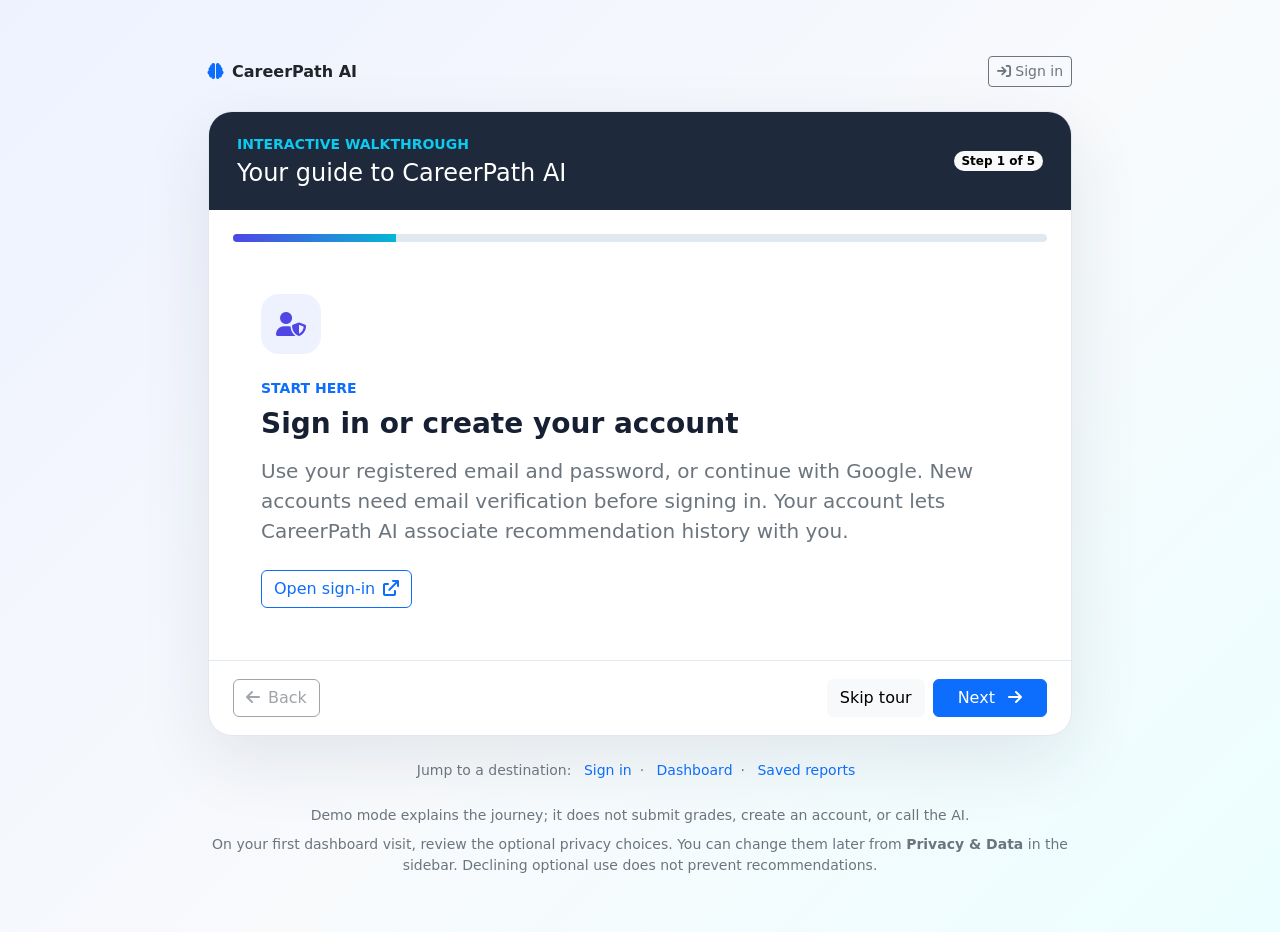
<file: guide.html>
<!doctype html>
<html lang="en">
<head>
  <meta charset="utf-8">
  <meta name="viewport" content="width=device-width, initial-scale=1">
  <meta name="theme-color" content="#1e293b">
  <title>CareerPath AI — Guided Demo</title>
  <link href="https://cdn.jsdelivr.net/npm/bootstrap@5.3.0/dist/css/bootstrap.min.css" rel="stylesheet">
  <link href="https://cdnjs.cloudflare.com/ajax/libs/font-awesome/6.0.0/css/all.min.css" rel="stylesheet">
  <style>
    :root { color-scheme: light; }
    body { min-height:100vh; background:linear-gradient(135deg,#eef2ff,#f8fafc 55%,#ecfeff); font-family:Inter,system-ui,sans-serif; color:#172033; }
    .demo-shell { max-width:900px; margin:0 auto; padding:clamp(20px,5vw,56px) 18px; }
    .demo-card { background:#fff; border:1px solid #e2e8f0; border-radius:24px; box-shadow:0 24px 70px #1e293b18; overflow:hidden; }
    .demo-top { background:#1e293b; color:#fff; padding:22px 28px; display:flex; align-items:center; justify-content:space-between; gap:12px; }
    .step-content { min-height:260px; padding:clamp(24px,6vw,52px); }
    .step-icon { width:60px;height:60px;border-radius:18px;display:grid;place-items:center;background:#eef2ff;color:#4f46e5;font-size:1.5rem; }
    .progress { height:8px; background:#e2e8f0; }
    .progress-bar { background:linear-gradient(90deg,#4f46e5,#06b6d4); }
    .demo-footer { border-top:1px solid #e2e8f0; padding:18px 24px; display:flex; justify-content:space-between; align-items:center; gap:12px; }
    .demo-links a { text-decoration:none; }
    @media(max-width:540px){.demo-footer{flex-wrap:wrap}.demo-top{align-items:flex-start;flex-direction:column}}
  </style>
</head>
<body>
  <main class="demo-shell">
    <div class="d-flex justify-content-between align-items-center mb-4 gap-3 flex-wrap">
      <a class="text-decoration-none fw-bold text-dark" href="index.html"><i class="fa-solid fa-brain text-primary me-2"></i>CareerPath AI</a>
      <a class="btn btn-outline-secondary btn-sm" href="login.html"><i class="fa-solid fa-arrow-right-to-bracket me-1"></i>Sign in</a>
    </div>
    <section class="demo-card" aria-label="Guided product demo">
      <header class="demo-top">
        <div><div class="text-info small fw-semibold text-uppercase">Interactive walkthrough</div><h1 class="h4 mb-0 mt-1">Your guide to CareerPath AI</h1></div>
        <span class="badge rounded-pill text-bg-light" id="stepCount">Step 1 of 5</span>
      </header>
      <div class="px-4 pt-4"><div class="progress" role="progressbar" aria-label="Walkthrough progress"><div class="progress-bar" id="progressBar" style="width:20%"></div></div></div>
      <div class="step-content" id="stepContent" aria-live="polite"></div>
      <footer class="demo-footer">
        <button class="btn btn-outline-secondary" id="backButton" type="button"><i class="fa-solid fa-arrow-left me-2"></i>Back</button>
        <div class="d-flex gap-2 ms-auto">
          <button class="btn btn-light" id="skipButton" type="button">Skip tour</button>
          <button class="btn btn-primary px-4" id="nextButton" type="button">Next <i class="fa-solid fa-arrow-right ms-2"></i></button>
        </div>
      </footer>
    </section>
    <div class="demo-links text-center mt-4 small text-secondary">
      <span>Jump to a destination:</span>
      <a class="mx-2" href="login.html">Sign in</a>·
      <a class="mx-2" href="index.html">Dashboard</a>·
      <a class="mx-2" href="reports.html">Saved reports</a>
    </div>
    <p class="small text-center text-secondary mt-4 mb-0">Demo mode explains the journey; it does not submit grades, create an account, or call the AI.</p>
    <p class="small text-center text-secondary mt-2 mb-0">On your first dashboard visit, review the optional privacy choices. You can change them later from <strong>Privacy &amp; Data</strong> in the sidebar. Declining optional use does not prevent recommendations.</p>
  </main>
<script>
  const steps = [
    { icon:'fa-user-shield', eyebrow:'Start here', title:'Sign in or create your account', body:'Use your registered email and password, or continue with Google. New accounts need email verification before signing in. Your account lets CareerPath AI associate recommendation history with you.', action:'Open sign-in', href:'login.html' },
    { icon:'fa-pen-to-square', eyebrow:'Build your profile', title:'Tell us what you enjoy', body:'On Profile Setup, describe a career or interests in your own words. Be specific—mention subjects, activities, or the kind of work you find meaningful.', action:'Go to dashboard', href:'index.html' },
    { icon:'fa-graduation-cap', eyebrow:'Add grades', title:'Choose seven subjects and grades', body:'Select exactly seven subjects and enter the grades you earned. The dashboard calculates aggregate points and mean grade. Review the profile summary before starting the analysis.', action:'Open profile setup', href:'index.html' },
    { icon:'fa-wand-magic-sparkles', eyebrow:'Get guidance', title:'Run your intelligence audit', body:'Start the audit to receive a suggested course and career direction, an action plan, and institution pathways. Recommendations are AI-generated guidance—confirm admission requirements and course availability with the institution or KUCCPS.', action:'Open dashboard', href:'index.html' },
    { icon:'fa-box-archive', eyebrow:'Keep exploring', title:'Review, save, and revisit reports', body:'Use the report area to review previous recommendations. Saved results can help you compare options; update your interests or grades and run a new analysis when your plans change.', action:'View saved reports', href:'reports.html' }
  ];
  let current = 0;
  const content = document.getElementById('stepContent');
  const back = document.getElementById('backButton');
  const next = document.getElementById('nextButton');
  function render() {
    const step = steps[current];
    document.getElementById('stepCount').textContent = `Step ${current + 1} of ${steps.length}`;
    document.getElementById('progressBar').style.width = `${((current + 1) / steps.length) * 100}%`;
    content.innerHTML = `<div class="step-icon mb-4"><i class="fa-solid ${step.icon}" aria-hidden="true"></i></div><div class="small text-primary text-uppercase fw-bold mb-2">${step.eyebrow}</div><h2 class="h3 fw-bold mb-3">${step.title}</h2><p class="text-secondary fs-5 mb-4">${step.body}</p><a class="btn btn-outline-primary" href="${step.href}">${step.action}<i class="fa-solid fa-arrow-up-right-from-square ms-2"></i></a>`;
    back.disabled = current === 0;
    next.innerHTML = current === steps.length - 1 ? 'Finish <i class="fa-solid fa-check ms-2"></i>' : 'Next <i class="fa-solid fa-arrow-right ms-2"></i>';
  }
  back.addEventListener('click', () => { if (current > 0) current--; render(); });
  next.addEventListener('click', () => { if (current < steps.length - 1) { current++; render(); } else { window.location.href = 'index.html'; } });
  document.getElementById('skipButton').addEventListener('click', () => { window.location.href = 'index.html'; });
  render();
</script>
</body>
</html>
</file>
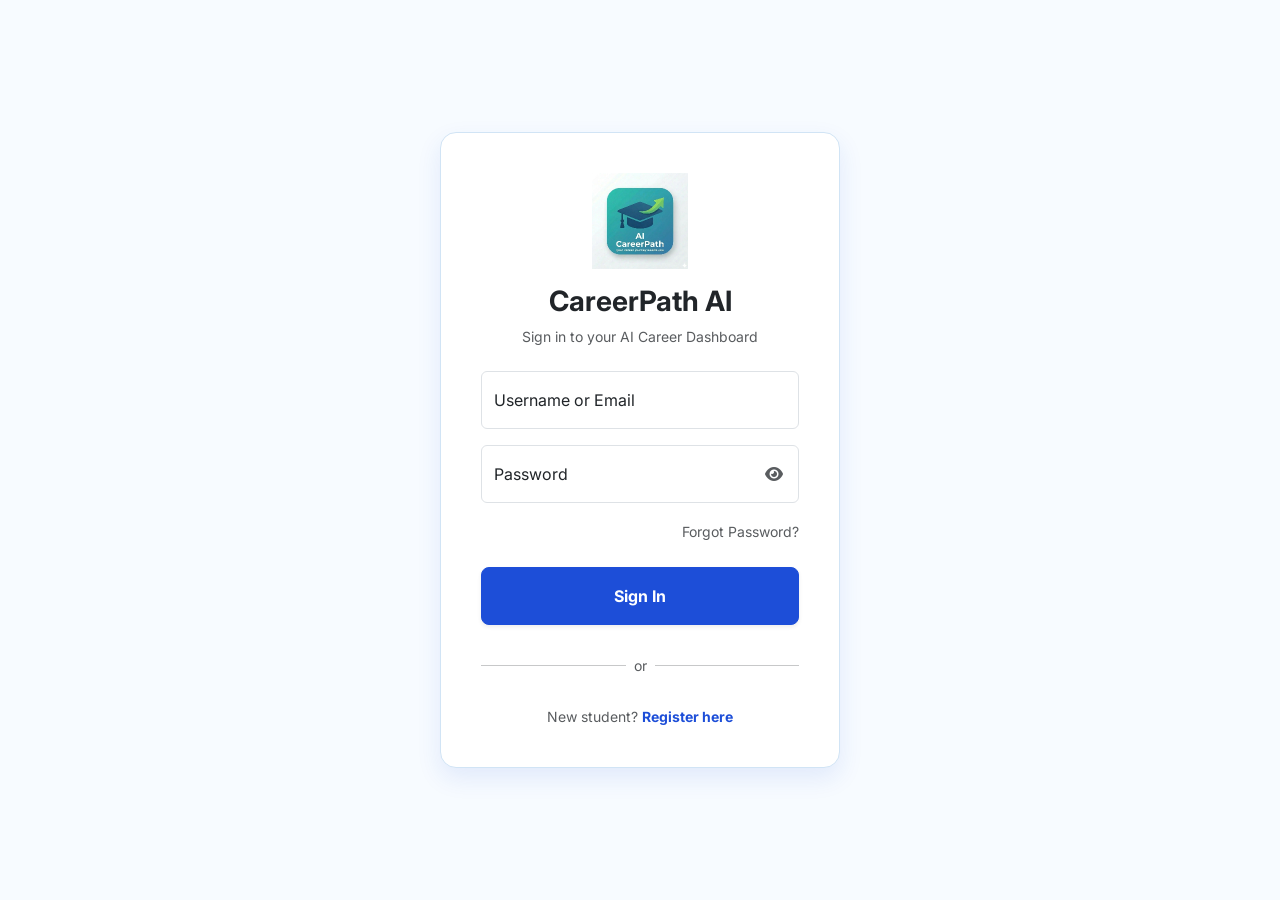
<file: login.html>
<!DOCTYPE html>
<html lang="en">
<head>
    <meta charset="UTF-8">
    <meta name="viewport" content="width=device-width, initial-scale=1.0">
    <title>Login | CareerPath AI</title>
    <link href="https://cdn.jsdelivr.net/npm/bootstrap@5.3.0/dist/css/bootstrap.min.css" rel="stylesheet">
    <link href="https://cdnjs.cloudflare.com/ajax/libs/font-awesome/6.0.0/css/all.min.css" rel="stylesheet">
    <link href="https://fonts.googleapis.com/css2?family=Inter:wght@300;400;600;700&display=swap" rel="stylesheet">
    
    <style>
        :root { --bs-primary: #1d4ed8; --bs-primary-rgb: 29, 78, 216; --career-green: #059669; }
        body { font-family: 'Inter', sans-serif; background: #f7fbff; display: flex; align-items: center; justify-content: center; height: 100vh; margin: 0; }
        .auth-card { background: white; border: 1px solid #d1e4f5; border-radius: 1rem; box-shadow: 0 10px 25px rgba(29,78,216,0.1); width: 100%; max-width: 400px; padding: 2.5rem; }
        .btn-primary { --bs-btn-bg: #1d4ed8; --bs-btn-border-color: #1d4ed8; --bs-btn-hover-bg: #047857; --bs-btn-hover-border-color: #047857; }
    </style>
    <link rel="manifest" href="manifest.json?v=20261107-7">
    <meta name="theme-color" content="#1d4ed8">
    <link rel="icon" type="image/png" sizes="192x192" href="icons/careerpath-logo.png?v=20261107-7">
    <link rel="apple-touch-icon" href="icons/careerpath-logo.png?v=20261107-7">
    <script src="https://accounts.google.com/gsi/client" async defer></script>
</head>
<body>

    <div class="auth-card text-center">
        <div id="authHeader" class="mb-4">
            <img src="icons/careerpath-logo.png?v=20261107-7" width="96" height="96" alt="CareerPath AI logo" class="d-block mx-auto mb-3">
            <h3 class="fw-bold text-dark" id="authTitle">CareerPath AI</h3>
            <p class="text-muted small" id="authSubtitle">Sign in to your AI Career Dashboard</p>
        </div>

        <div id="activeSessionNotice" class="alert alert-info small text-start" role="status" style="display: none;">
            <p id="activeSessionMessage" class="mb-2"></p>
            <button type="button" class="btn btn-sm btn-outline-primary" onclick="switchAccount()">Sign in with another account</button>
        </div>

        <form id="authForm" onsubmit="handleAuth(event)">
            <div class="form-floating mb-3 text-start">
                <input type="text" id="loginUsername" class="form-control" placeholder="Username or email" required>
                <label id="usernameLabel">Username or Email</label>
            </div>

            <div class="form-floating mb-3 text-start" id="emailDiv" style="display: none;">
                <input type="email" id="loginEmail" class="form-control" placeholder="name@example.com">
                <label>Email Address</label>
            </div>

            <div class="form-floating mb-3 text-start position-relative">
                <input type="password" id="loginPassword" class="form-control pe-5" placeholder="Password" required>
                <label>Password</label>
                <i class="fas fa-eye position-absolute top-50 end-0 translate-middle-y me-3 text-muted" id="eyeIcon1" style="cursor: pointer; z-index: 10;" onclick="togglePassword('loginPassword', 'eyeIcon1')"></i>
            </div>

            <div class="form-floating mb-3 text-start position-relative" id="confirmPasswordDiv" style="display: none;">
                <input type="password" id="loginConfirmPassword" class="form-control pe-5" placeholder="Confirm Password">
                <label>Confirm Password</label>
                <i class="fas fa-eye position-absolute top-50 end-0 translate-middle-y me-3 text-muted" id="eyeIcon2" style="cursor: pointer; z-index: 10;" onclick="togglePassword('loginConfirmPassword', 'eyeIcon2')"></i>
            </div>

            <div class="text-end mb-2" id="forgotPasswordDiv">
                <a href="#" class="text-muted small text-decoration-none" data-bs-toggle="modal" data-bs-target="#forgotPasswordModal">Forgot Password?</a>
            </div>

            <p id="loginMessage" class="text-danger small fw-bold mt-2"></p>

            <button type="submit" id="authBtn" class="btn btn-primary w-100 fw-bold py-3 mt-2 rounded-3 shadow-sm">
                Sign In
            </button>
        </form>

        <div class="text-center mt-3 mb-2">
            <div id="g_id_onload"
                 data-client_id= "108086559679-et4vvki3fehs0beefbv8bn9psonh5ubp.apps.googleusercontent.com"
                 data-context="signin"
                 data-ux_mode="popup"
                 data-callback="handleCredentialResponse"
                 data-auto_prompt="false">
            </div>
            <div class="g_id_signin d-flex justify-content-center"
                 data-type="standard"
                 data-shape="rectangular"
                 data-theme="outline"
                 data-text="signin_with"
                 data-size="large"
                 data-logo_alignment="left">
            </div>
        </div>

        <div class="d-flex align-items-center mb-3">
            <hr class="flex-grow-1">
            <span class="mx-2 text-muted small">or</span>
            <hr class="flex-grow-1">
        </div>
        <p id="authToggleContainer" class="mt-4 text-muted small text-center mb-0">
            <span id="authToggleText">New student?</span>
            <a href="#" class="text-primary fw-bold text-decoration-none" id="authToggleLink" onclick="toggleAuthMode(event)">Register here</a>
        </p>

        <div id="verification-section" style="display: none; text-align: center;">
            <div class="text-success mb-3"><i class="fas fa-envelope-open-text fa-3x"></i></div>
            <h4 class="fw-bold">Verify Your Account</h4>
            <p class="text-muted small mb-4">We just sent a 6-digit code to your email. Enter it below to activate your account.</p>
            
            <input type="text" id="verify-code" class="form-control mb-3" placeholder="------" maxlength="6" style="font-size: 24px; letter-spacing: 8px; text-align: center; font-weight: bold;">
            
            <button id="verifyBtn" onclick="verifyAccount()" class="btn btn-success w-100 fw-bold py-3 rounded-3 shadow-sm">
                Verify Account
            </button>
            
            <p id="verify-message" class="text-danger small fw-bold mt-3"></p>
            
            <p class="mt-3 text-muted small">
                Didn't receive the code? <br>
                <a href="#" onclick="resendCode(event)" id="resend-link" class="text-primary fw-bold text-decoration-none mt-1 d-inline-block">Resend Code</a>
            </p>
        </div>
    </div>

    <div class="modal fade" id="forgotPasswordModal" tabindex="-1">
        <div class="modal-dialog modal-dialog-centered">
            <div class="modal-content">
                <div class="modal-header border-0 pb-0">
                    <h5 class="modal-title fw-bold">Reset Password</h5>
                    <button type="button" class="btn-close" data-bs-dismiss="modal"></button>
                </div>
                <div class="modal-body">
                    <p class="text-muted small">Enter your registered email and we'll send you a temporary password.</p>
                    <input type="email" id="resetEmail" class="form-control mb-3" placeholder="name@example.com">
                    <button type="button" class="btn btn-primary w-100" id="resetBtn" onclick="handleReset()">Send Temporary Password</button>
                </div>
            </div>
        </div>
    </div>

    <script src="https://cdn.jsdelivr.net/npm/bootstrap@5.3.0/dist/js/bootstrap.bundle.min.js"></script>
    <script>
        const API_URL = "https://career-backend-1-g5zp.onrender.com"; 
        let isLoginMode = true;
        let pendingVerificationEmail = ""; 

        function getAccessToken() {
            let token = localStorage.getItem('career_access_token');
            if (!token) {
                token = sessionStorage.getItem('career_access_token');
                if (token) localStorage.setItem('career_access_token', token);
            }
            sessionStorage.removeItem('career_access_token');

            const email = localStorage.getItem('career_user_email') || sessionStorage.getItem('career_user_email');
            if (email) localStorage.setItem('career_user_email', email);
            sessionStorage.removeItem('career_user_email');
            return token;
        }

        function clearAccessToken() {
            localStorage.removeItem('career_access_token');
            localStorage.removeItem('career_user_email');
            sessionStorage.removeItem('career_access_token');
            sessionStorage.removeItem('career_user_email');
        }

        function storeAccessToken(data) {
            if (typeof data.access_token === "string" && data.access_token.trim()) {
                localStorage.setItem('career_access_token', data.access_token);
                localStorage.setItem('career_user_email', data.user?.email || data.email || "");
                sessionStorage.removeItem('career_access_token');
                sessionStorage.removeItem('career_user_email');
                return true;
            }
            clearAccessToken();
            return false;
        }

        function switchAccount() {
            clearAccessToken();
            localStorage.removeItem('user_name');
            localStorage.removeItem('user_email');
            document.getElementById('activeSessionNotice').style.display = 'none';
            const message = document.getElementById('loginMessage');
            message.className = "text-success small fw-bold mt-2";
            message.innerText = "Signed out. Sign in with another account.";
        }

        function showConnectingSpinner(messageElement) {
            if (!messageElement) return;
            messageElement.className = "text-primary small fw-bold mt-2";
            const spinner = document.createElement('span');
            spinner.className = "spinner-border spinner-border-sm align-middle";
            spinner.setAttribute('aria-hidden', "true");
            messageElement.setAttribute('role', "status");
            messageElement.setAttribute('aria-live', "polite");
            const label = document.createElement('span');
            label.className = "visually-hidden";
            label.textContent = "Loading...";
            messageElement.replaceChildren(spinner, label);
        }

        // ==========================================
        // ✨ MAGIC LINK / AUTO-VERIFY LOGIC ✨
        // ==========================================
        window.addEventListener('DOMContentLoaded', () => {
            const urlParams = new URLSearchParams(window.location.search);
            const magicCode = urlParams.get('code');
            const urlEmail = urlParams.get('email'); // Grabs email from URL if present

            // 1. CHECK FOR MAGIC LINK FIRST
            if (magicCode && urlEmail) {
                console.log("Magic Link detected for:", urlEmail);
                
                // Restore email to memory
                pendingVerificationEmail = urlEmail;
                localStorage.setItem('pendingVerificationEmail', urlEmail);

                // Hide Auth Forms, Show Verification
                document.getElementById('authHeader').style.display = 'none';
                document.getElementById('authForm').style.display = 'none';
                document.getElementById('authToggleContainer').style.display = 'none';
                document.getElementById('verification-section').style.display = 'block';

                // Auto-fill Code
                document.getElementById('verify-code').value = magicCode;
                
                // Trigger backend verify immediately
                verifyAccount();

                // Clean URL
                window.history.replaceState({}, document.title, window.location.pathname);
            } 
            // Keep the sign-in form available so another person can switch accounts on this device.
            else if (getAccessToken()) {
                const activeEmail = localStorage.getItem('user_email')
                    || localStorage.getItem('career_user_email')
                    || localStorage.getItem('user_name')
                    || "another account";
                document.getElementById('activeSessionMessage').textContent =
                    `This device is signed in as ${activeEmail}. Signing in below will switch the active account.`;
                document.getElementById('activeSessionNotice').style.display = 'block';
            } else {
                clearAccessToken();
                localStorage.removeItem('user_name');
                localStorage.removeItem('user_email');
            }
        });
        function toggleAuthMode(event) {
            if (event) event.preventDefault();
            isLoginMode = !isLoginMode;
            
            document.getElementById('authTitle').innerText = isLoginMode ? "CareerPath AI" : "Create Account";
            document.getElementById('authSubtitle').innerText = isLoginMode ? "Sign in to your AI Career Dashboard" : "Join the AI Career platform";
            
            document.getElementById('confirmPasswordDiv').style.display = isLoginMode ? "none" : "block";
            document.getElementById('emailDiv').style.display = isLoginMode ? "none" : "block";
            document.getElementById('forgotPasswordDiv').style.display = isLoginMode ? "block" : "none";
            
            document.getElementById('loginConfirmPassword').required = !isLoginMode;
            document.getElementById('loginEmail').required = !isLoginMode;
            document.getElementById('usernameLabel').innerText = isLoginMode ? "Username or Email" : "Username (First Name)";
            document.getElementById('loginUsername').placeholder = isLoginMode ? "Username or email" : "Username";
            
            document.getElementById('authBtn').innerText = isLoginMode ? "Sign In" : "Register";
            document.getElementById('authToggleText').innerText = isLoginMode ? "New student?" : "Already have an account?";
            document.getElementById('authToggleLink').innerText = isLoginMode ? "Register here" : "Sign In here";
            document.getElementById('loginMessage').innerText = "";
        }

        function switchExistingAccountToLogin(email, message) {
            if (!isLoginMode) toggleAuthMode();
            document.getElementById('loginUsername').value = email || "";
            document.getElementById('loginPassword').focus();
            const msg = document.getElementById('loginMessage');
            msg.className = "text-warning small fw-bold mt-2";
            msg.innerText = message;
        }

        function togglePassword(inputId, iconId) {
            const input = document.getElementById(inputId);
            const icon = document.getElementById(iconId);
            if (input.type === "password") {
                input.type = "text";
                icon.className = "fas fa-eye-slash position-absolute top-50 end-0 translate-middle-y me-3 text-primary";
            } else {
                input.type = "password";
                icon.className = "fas fa-eye position-absolute top-50 end-0 translate-middle-y me-3 text-muted";
            }
        }

        async function handleAuth(event) {
            event.preventDefault();
            const user = document.getElementById('loginUsername').value.trim();
            const pass = document.getElementById('loginPassword').value.trim();
            const confirmPass = document.getElementById('loginConfirmPassword').value.trim();
            const email = document.getElementById('loginEmail').value.trim().toLowerCase();
            const msg = document.getElementById('loginMessage');
            const btn = document.getElementById('authBtn');

            if (!isLoginMode && pass !== confirmPass) { msg.innerText = "Passwords do not match!"; return; }

            const originalBtnText = isLoginMode ? "Sign In" : "Register";
            btn.disabled = true;
            btn.innerHTML = '<span class="spinner-border spinner-border-sm"></span> Processing...';
            showConnectingSpinner(msg);

            const endpoint = isLoginMode ? "/login" : "/register";
            const payload = isLoginMode ? { username: user, password: pass } : { name: user, password: pass, email: email };
            const controller = new AbortController();
            const timeoutId = setTimeout(() => controller.abort(), 60000);

            try {
                const response = await fetch(`${API_URL}${endpoint}`, {
                    method: 'POST',
                    headers: { 'Content-Type': 'application/json' },
                    body: JSON.stringify(payload),
                    signal: controller.signal
                });
                
                clearTimeout(timeoutId);
                const data = await response.json().catch(() => ({
                    message: response.status >= 500
                        ? "The authentication server is temporarily unavailable. Please try again shortly."
                        : "The server returned an unexpected response. Please try again."
                }));

                if (response.ok) {
                    if (isLoginMode) {
                        // LOGIN SUCCESS
                        const hasAccessToken = storeAccessToken(data);
                        if (!hasAccessToken) {
                            msg.className = "text-danger small fw-bold mt-2";
                            msg.innerText = "The server accepted the sign-in but did not issue a secure session token. Please try again; analysis is unavailable until a token is issued.";
                            return;
                        }
                        msg.className = "text-success small fw-bold mt-2";
                        msg.innerText = "Success! Redirecting...";
                        localStorage.setItem('user_name', data.user.name); // Using verified name from backend
                        localStorage.setItem('user_email', data.user.email);
                        setTimeout(() => { window.location.href = "index.html"; }, 500);
                    } else {
                        // REGISTRATION SUCCESS -> SHOW VERIFICATION
                        pendingVerificationEmail = email; 
                        localStorage.setItem('pendingVerificationEmail', email); // Save in memory for new tabs
                        
                        document.getElementById('authHeader').style.display = 'none';
                        document.getElementById('authForm').style.display = 'none';
                        document.getElementById('authToggleContainer').style.display = 'none';
                        document.getElementById('verification-section').style.display = 'block';
                    }
                } else {
                    if (!isLoginMode && (data.code === "account_exists" || data.login_required)) {
                        switchExistingAccountToLogin(data.email || email, data.message || "This account already exists. Please sign in.");
                    } else {
                        msg.className = "text-danger small fw-bold mt-2";
                        msg.innerText = data.message || "Authentication failed.";
                    }
                }
            } catch (error) {
                msg.className = "text-danger small fw-bold mt-2";
                if (error.name === 'AbortError') {
                    msg.innerText = "The server took too long to respond. Please try again.";
                } else {
                    msg.innerText = "Cannot reach the server. Check your connection and try again.";
                }
            } finally {
                clearTimeout(timeoutId);
                btn.disabled = false;
                if(msg.innerText !== "Success! Redirecting...") btn.innerText = originalBtnText;
            }
        }

        async function verifyAccount() {
            const code = document.getElementById('verify-code').value.trim();
            const messageEl = document.getElementById('verify-message');

            // Fallback just in case they lose the email variable
            if (!pendingVerificationEmail) {
                pendingVerificationEmail = localStorage.getItem('pendingVerificationEmail');
            }

            if (!pendingVerificationEmail) {
                messageEl.className = "text-danger small fw-bold mt-3";
                messageEl.textContent = "Error: Email session lost. Please sign in to request a new code.";
                return;
            }

            if (code.length !== 6) {
                messageEl.className = "text-danger small fw-bold mt-3";
                messageEl.textContent = "Please enter the full 6-digit code.";
                return;
            }

            try {
                const response = await fetch(`${API_URL}/verify`, { 
                    method: "POST",
                    headers: { "Content-Type": "application/json" },
                    body: JSON.stringify({ email: pendingVerificationEmail, code: code })
                });

                const data = await response.json().catch(() => ({
                    message: response.status >= 500
                        ? "The authentication server is temporarily unavailable. Please try again shortly."
                        : "Invalid code. Try again."
                }));

                if (response.ok) {
                    if (!storeAccessToken(data)) {
                        messageEl.className = "text-danger small fw-bold mt-3";
                        messageEl.textContent = "The account was verified, but the server did not issue a secure session token. Please sign in.";
                        return;
                    }
                    messageEl.className = "text-success small fw-bold mt-3";
                    messageEl.textContent = "Account verified! Logging you in...";
                    
                    // --- AUTO-LOGIN TRIGGER ---
                    localStorage.setItem('user_name', data.user.name); 
                    localStorage.setItem('user_email', data.user.email);
                    localStorage.removeItem('pendingVerificationEmail'); // Clean up memory

                    setTimeout(() => {
                        window.location.href = "index.html"; 
                    }, 1500);
                } else {
                    messageEl.className = "text-danger small fw-bold mt-3";
                    messageEl.textContent = data.message || "Invalid code. Try again.";
                }
            } catch (error) {
                messageEl.className = "text-danger small fw-bold mt-3";
                messageEl.textContent = "Server error. Please try again.";
            }
        }

        async function resendCode(event) {
            event.preventDefault();
            const messageEl = document.getElementById('verify-message');
            const resendLink = document.getElementById('resend-link');
            
            if (!pendingVerificationEmail) pendingVerificationEmail = localStorage.getItem('pendingVerificationEmail');

            resendLink.style.pointerEvents = "none";
            resendLink.style.color = "grey";
            resendLink.textContent = "Sending...";

            try {
                const response = await fetch(`${API_URL}/resend-code`, {
                    method: "POST",
                    headers: { "Content-Type": "application/json" },
                    body: JSON.stringify({ email: pendingVerificationEmail })
                });

                const data = await response.json();

                if (response.ok) {
                    messageEl.className = "text-success small fw-bold mt-3";
                    messageEl.textContent = "A fresh code has been sent to your email!";
                } else {
                    messageEl.className = "text-danger small fw-bold mt-3";
                    messageEl.textContent = data.message || "Failed to resend code.";
                }
            } catch (error) {
                messageEl.className = "text-danger small fw-bold mt-3";
                messageEl.textContent = "Server error. Please try again.";
            } finally {
                setTimeout(() => {
                    resendLink.style.pointerEvents = "auto";
                    resendLink.style.color = "#0d6efd";
                    resendLink.textContent = "Resend Code";
                }, 5000);
            }
        }

        async function handleReset() {
            const emailInput = document.getElementById('resetEmail');
            const btn = document.getElementById('resetBtn');
            const email = emailInput.value.trim();
            if (!email) { alert("Please enter an email address"); return; }

            btn.disabled = true;
            btn.innerText = "Sending...";

            try {
                const res = await fetch(`${API_URL}/forgot-password`, {
                    method: 'POST',
                    headers: {'Content-Type': 'application/json'},
                    body: JSON.stringify({ email: email })
                });
                const data = await res.json();
                alert(data.message);
                if (res.ok) bootstrap.Modal.getInstance(document.getElementById('forgotPasswordModal')).hide();
            } catch (err) {
                alert("Could not connect to the server.");
            } finally {
                btn.disabled = false;
                btn.innerText = "Send Temporary Password";
                emailInput.value = "";
            }
        }

        // --- PWA SERVICE WORKER REGISTRATION ---
        if ('serviceWorker' in navigator) {
            window.addEventListener('load', () => {
                navigator.serviceWorker.register('sw.js')
                    .then(registration => console.log('✅ Service Worker registered'))
                    .catch(error => console.error('❌ Service Worker registration failed:', error));
            });
        }// ==========================================
        // ✨ GOOGLE SIGN-IN LOGIC ✨
        // ==========================================
        async function handleCredentialResponse(response) {
            const googleToken = response.credential;
            const btn = document.querySelector('.g_id_signin'); 
            const messageBox = document.getElementById('loginMessage');
            
            showConnectingSpinner(messageBox);

            try {
                const res = await fetch(`${API_URL}/google-login`, {
                    method: 'POST',
                    headers: { 'Content-Type': 'application/json' },
                    body: JSON.stringify({ token: googleToken })
                });

                const data = await res.json();
                
                if (res.ok) {
                    if (!storeAccessToken(data)) {
                        throw new Error("The server did not issue a secure session token. Please try again.");
                    }
                    // Save user data
                    localStorage.setItem('user_name', data.name);
                    localStorage.setItem('user_email', data.email);
                    window.location.href = "index.html"; 
                } else {
                    if (messageBox) {
                        messageBox.innerText = "Google login failed: " + data.message;
                    }
                }
            } catch (err) {
                console.error("Error connecting to server:", err);
                if (messageBox) {
                    messageBox.innerText = err.message || "Login error: Could not connect to the server. (It might be waking up!)";
                }
            } finally {
                // ALWAYS run this, no matter if it succeeded or failed!
                // If you add a custom loading spinner later, you can turn it off here.
                console.log("Login attempt finished.");
            }
        }
        
    </script>
</body>
</html>
</file>
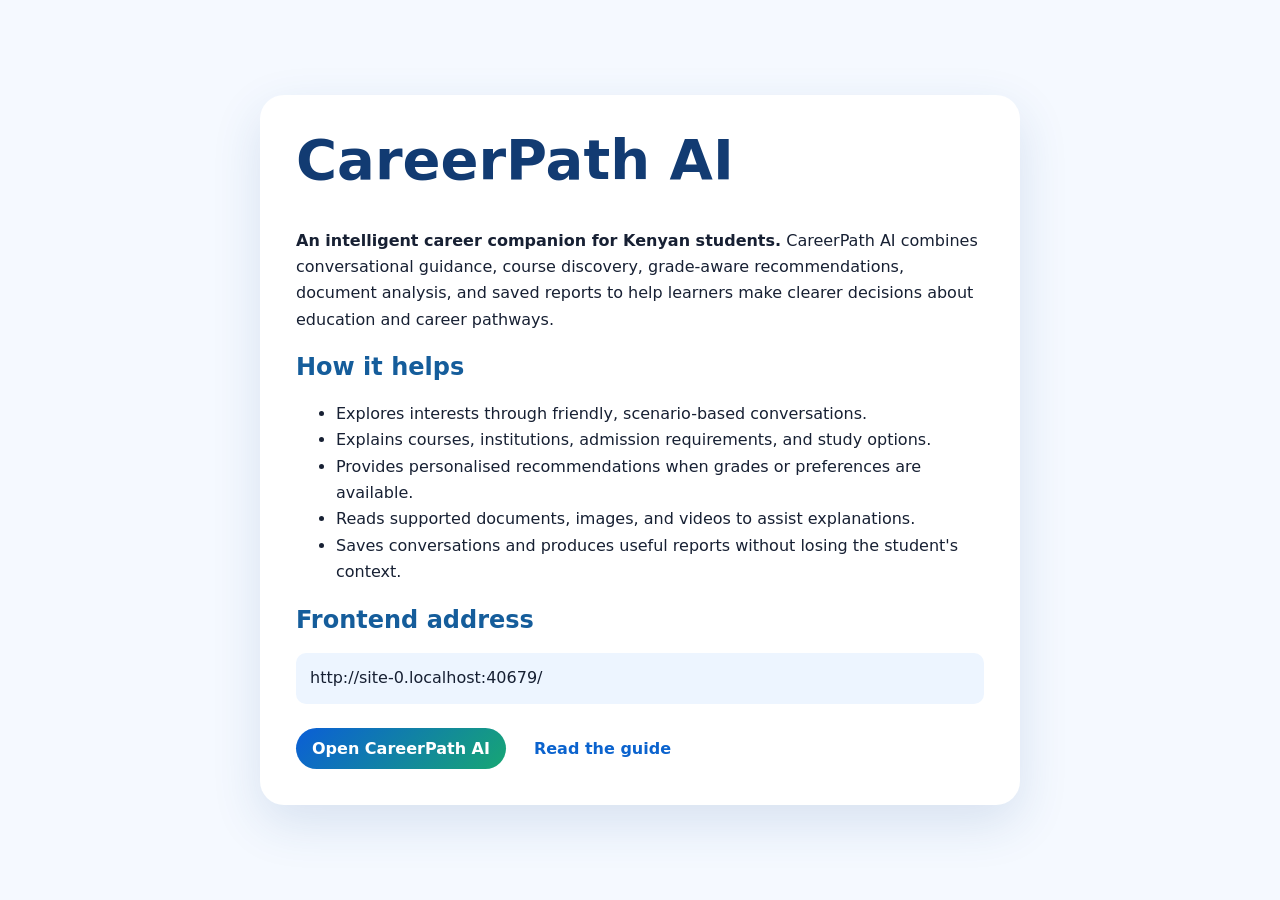
<file: program-description.html>
<!doctype html>
<html lang="en">
<head>
  <meta charset="utf-8">
  <meta name="viewport" content="width=device-width, initial-scale=1">
  <title>CareerPath AI — AI Career and Education Guidance</title>
  <meta name="description" content="CareerPath AI helps Kenyan students explore interests, understand courses, analyse educational documents, and receive personalised career guidance.">
  <style>
    :root { color-scheme: light; font-family: Inter, system-ui, sans-serif; color: #172033; background: #f5f9ff; }
    body { margin: 0; min-height: 100vh; display: grid; place-items: center; }
    main { width: min(760px, calc(100% - 32px)); box-sizing: border-box; margin: 32px 0; padding: 36px; border-radius: 24px; background: white; box-shadow: 0 18px 50px rgba(35, 87, 146, .14); }
    h1 { margin-top: 0; color: #123b72; font-size: clamp(2rem, 7vw, 3.5rem); line-height: 1.05; }
    h2 { color: #155d9b; }
    p, li { line-height: 1.65; }
    a { color: #0b63ce; font-weight: 700; }
    .address { padding: 12px 14px; border-radius: 10px; background: #edf5ff; overflow-wrap: anywhere; }
    .actions { display: flex; gap: 12px; flex-wrap: wrap; margin-top: 24px; }
    .actions a { padding: 11px 16px; border-radius: 999px; text-decoration: none; }
    .primary { color: white !important; background: linear-gradient(135deg, #0b5ed7, #17a673); }
  </style>
</head>
<body>
  <main>
    <h1>CareerPath AI</h1>
    <p><strong>An intelligent career companion for Kenyan students.</strong> CareerPath AI combines conversational guidance, course discovery, grade-aware recommendations, document analysis, and saved reports to help learners make clearer decisions about education and career pathways.</p>

    <h2>How it helps</h2>
    <ul>
      <li>Explores interests through friendly, scenario-based conversations.</li>
      <li>Explains courses, institutions, admission requirements, and study options.</li>
      <li>Provides personalised recommendations when grades or preferences are available.</li>
      <li>Reads supported documents, images, and videos to assist explanations.</li>
      <li>Saves conversations and produces useful reports without losing the student's context.</li>
    </ul>

    <h2>Frontend address</h2>
    <p class="address" id="frontendAddress" aria-live="polite">Loading the live frontend address…</p>

    <div class="actions">
      <a class="primary" href="index.html">Open CareerPath AI</a>
      <a href="USER_GUIDE.md">Read the guide</a>
    </div>
  </main>
  <script>
    const address = window.location.origin + window.location.pathname.replace(/\/[^/]*$/, '/');
    const link = document.getElementById('frontendAddress');
    link.textContent = address;
    link.setAttribute('data-live-address', address);
  </script>
</body>
</html>
</file>
